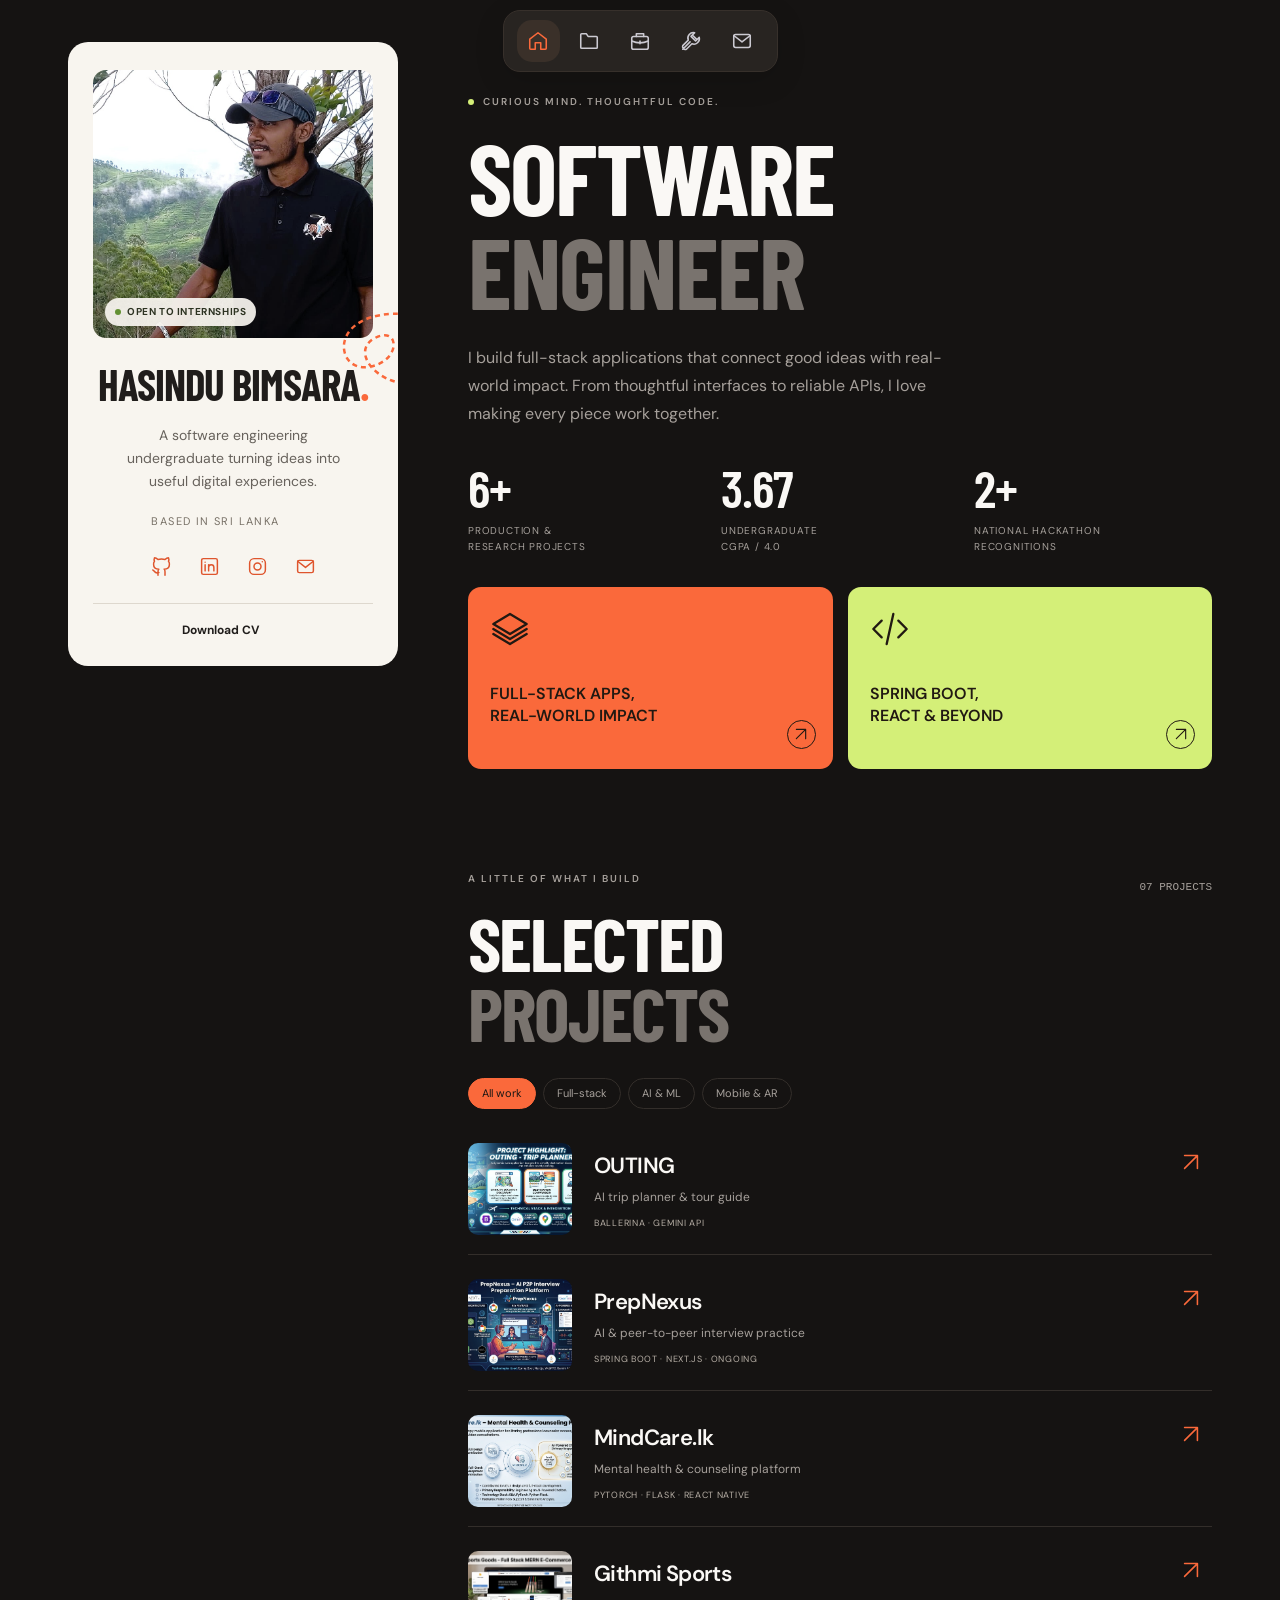
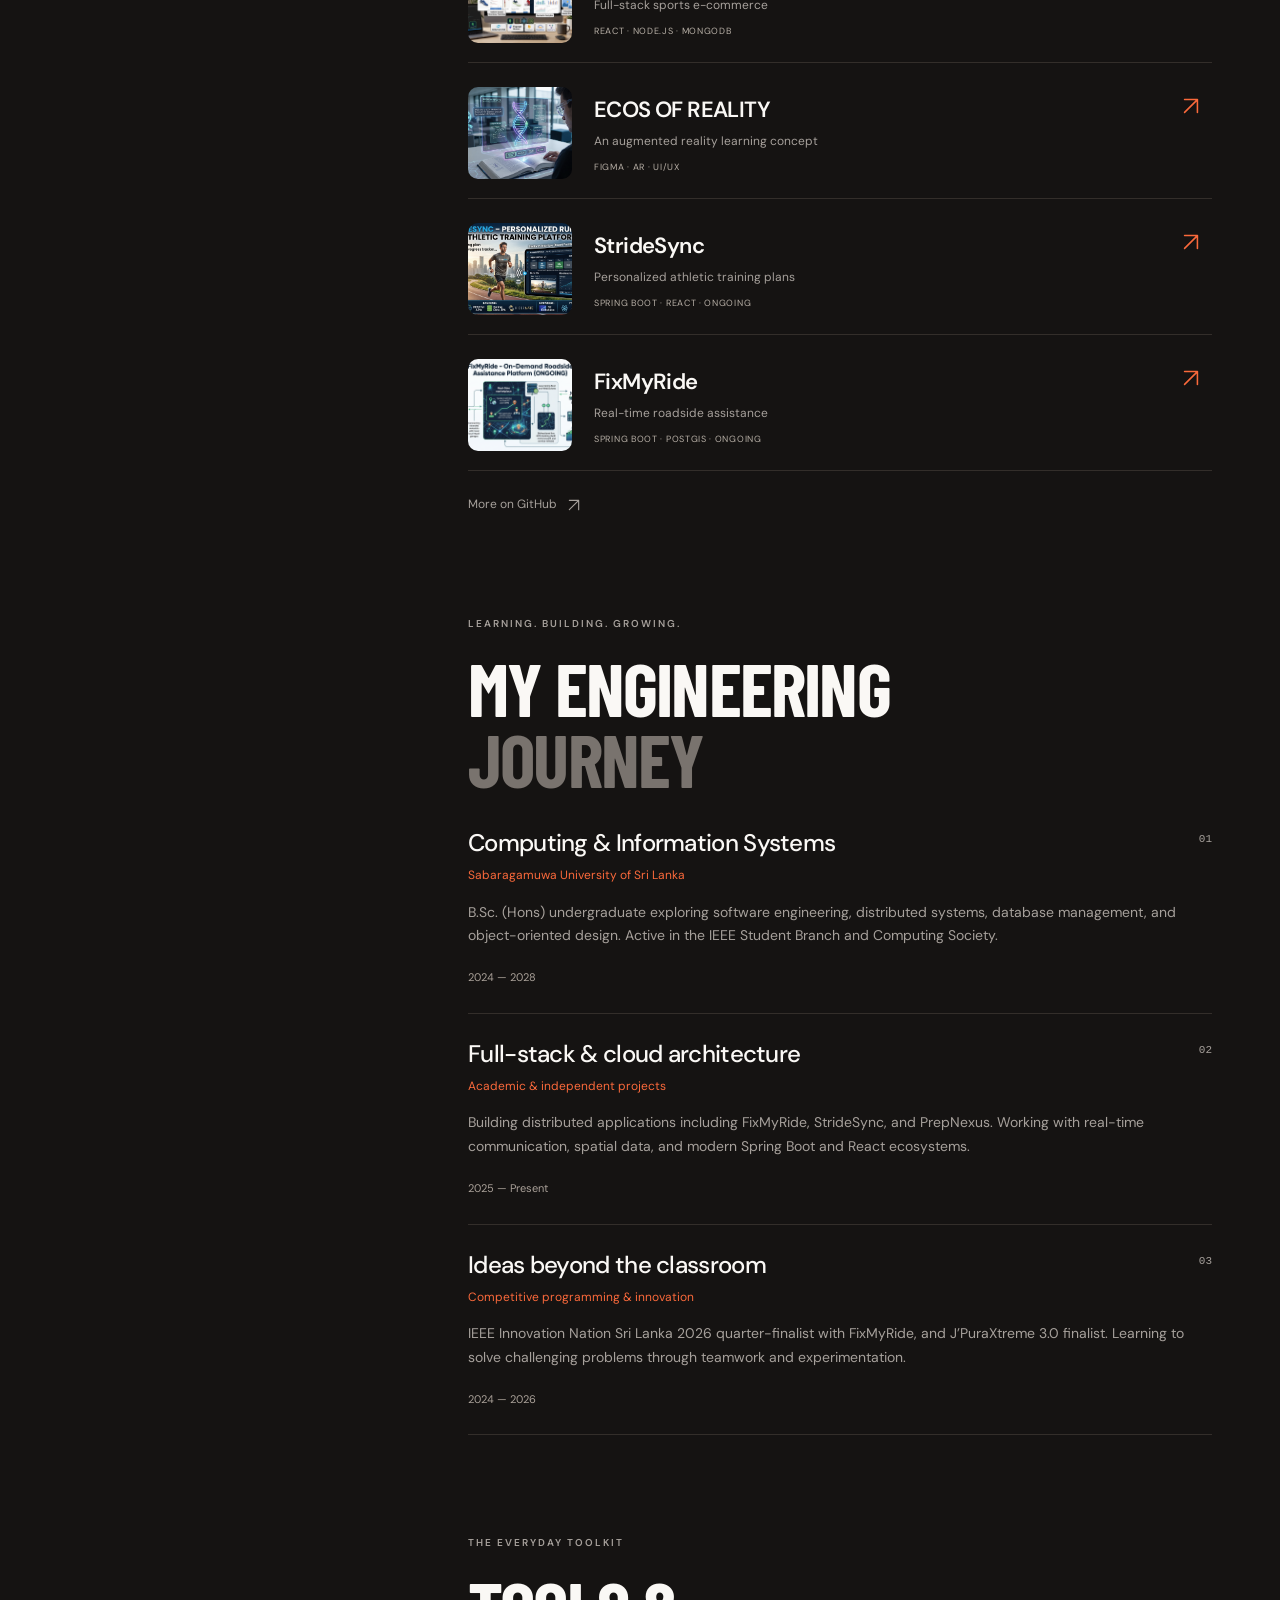
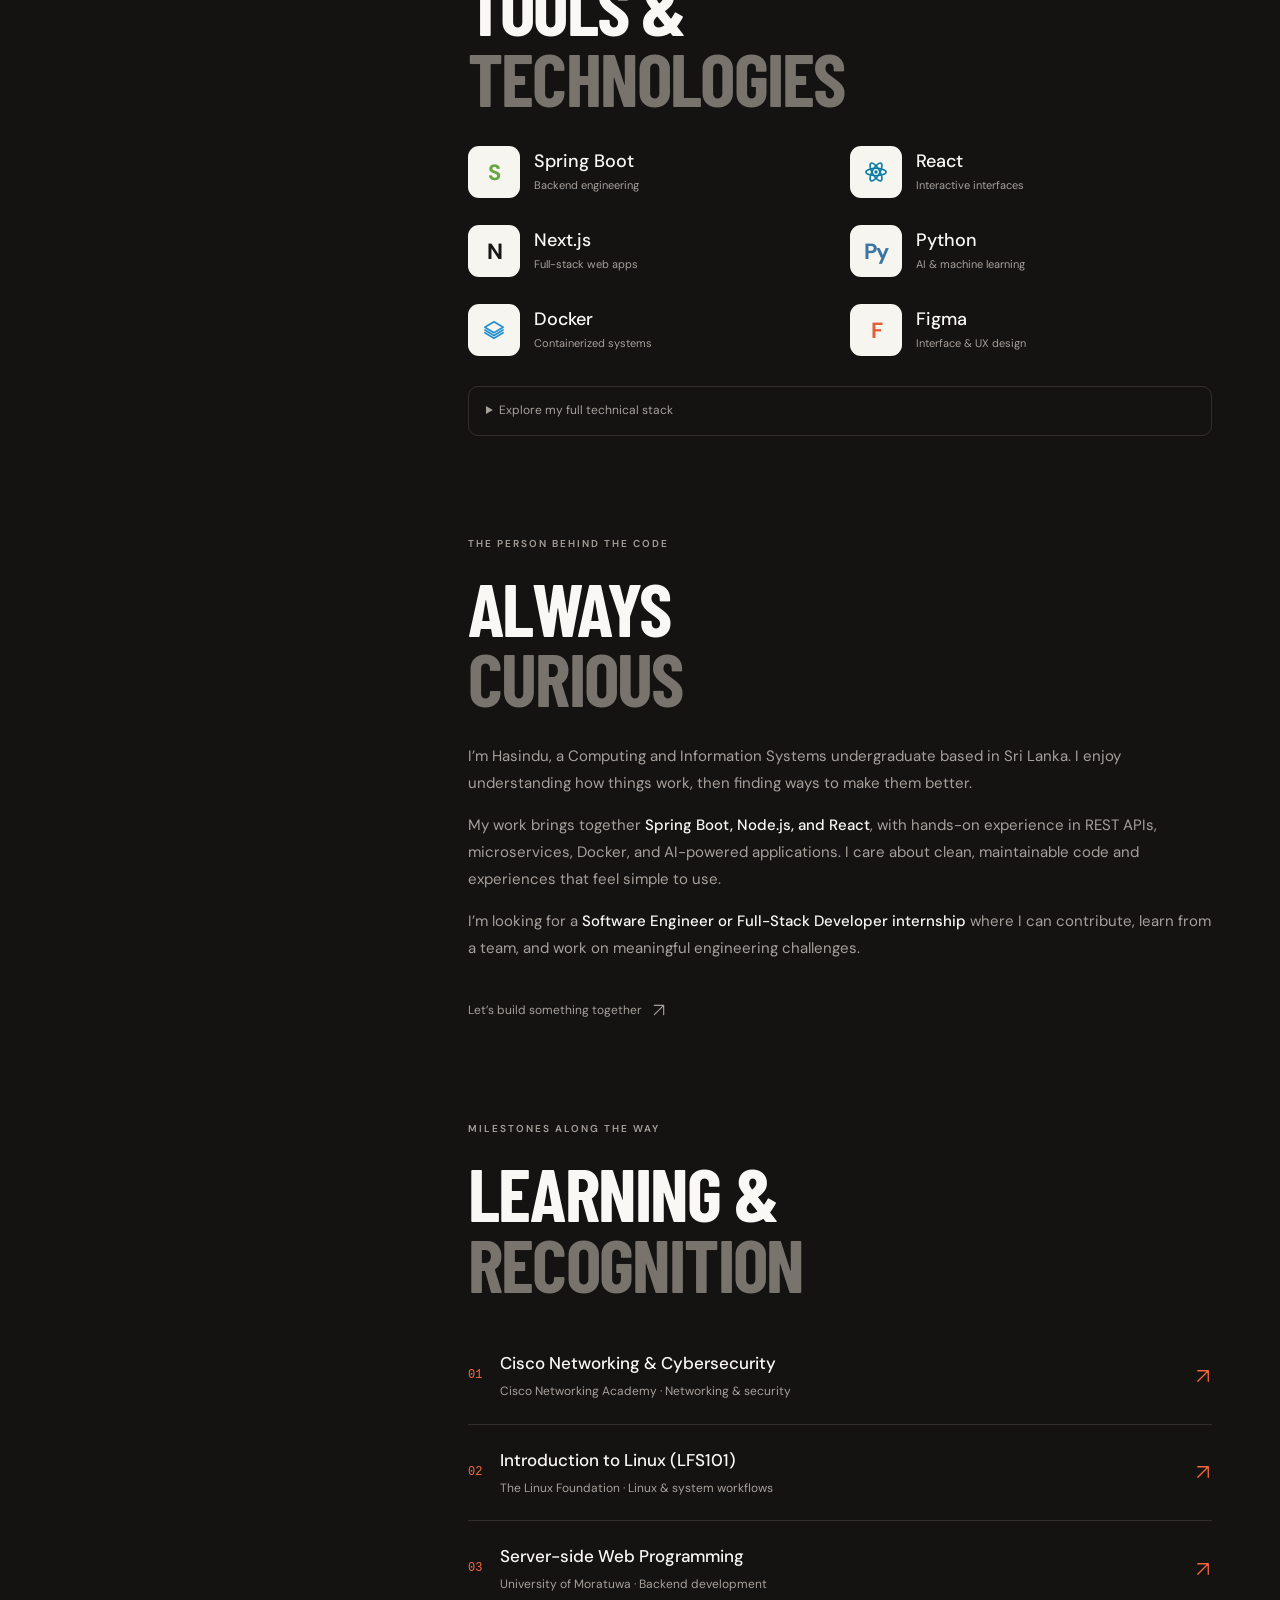
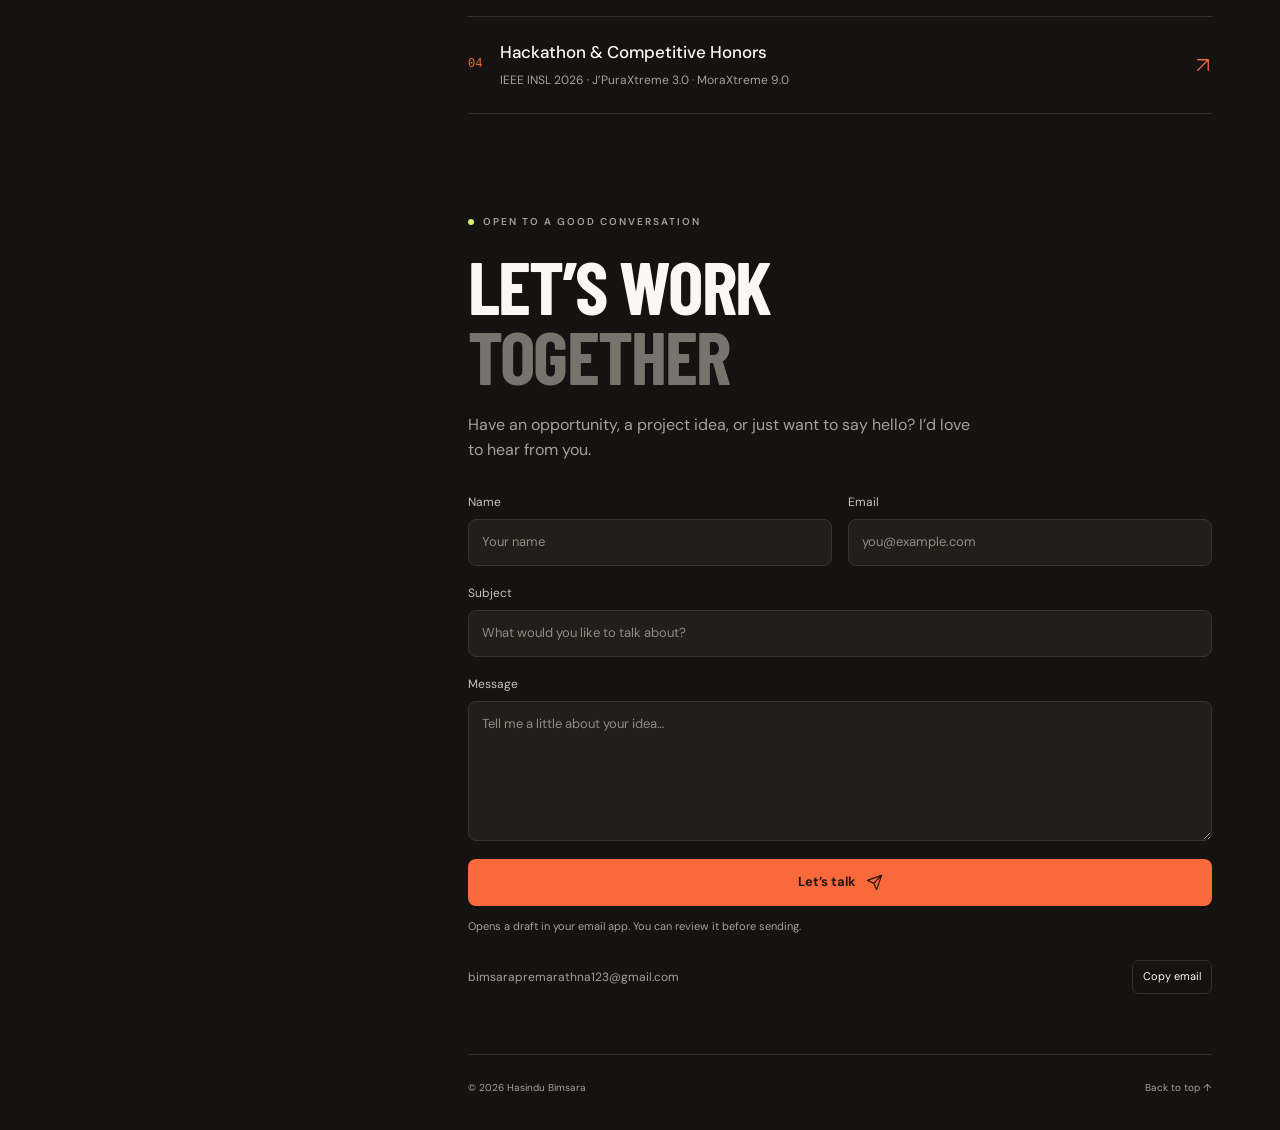
<file: index.html>
<!DOCTYPE html>
<html lang="en">

<head>
  <meta charset="UTF-8" />
  <meta name="viewport" content="width=device-width, initial-scale=1.0" />
  <meta name="description"
    content="Hasindu Bimsara — software engineering undergraduate building full-stack applications, thoughtful interfaces, and AI-powered experiences." />
  <meta name="theme-color" content="#151312" />
  <meta property="og:title" content="Hasindu Bimsara | Software Engineer" />
  <meta property="og:description"
    content="Full-stack development, AI-powered experiences, and a little curiosity. Explore my projects and engineering journey." />
  <meta property="og:type" content="website" />
  <meta property="og:url" content="https://hasindubimsara.github.io/" />
  <meta property="og:image" content="https://hasindubimsara.github.io/Images/about-image.jpg" />
  <link rel="icon" type="image/png" href="Images/logo.png" />
  <link rel="preconnect" href="https://fonts.googleapis.com" />
  <link rel="preconnect" href="https://fonts.gstatic.com" crossorigin />
  <link rel="stylesheet" href="styles.css" />
  <script src="script.js" defer></script>
  <title>Hasindu Bimsara | Software Engineer</title>
</head>

<body>
  <svg class="symbols" xmlns="http://www.w3.org/2000/svg">
    <symbol id="i-home" viewBox="0 0 24 24">
      <path d="m3 10 9-7 9 7v10a1 1 0 0 1-1 1h-5v-7H9v7H4a1 1 0 0 1-1-1Z" />
    </symbol>
    <symbol id="i-folder" viewBox="0 0 24 24">
      <path d="M3 7V5a1 1 0 0 1 1-1h5l2 3h9a1 1 0 0 1 1 1v11a1 1 0 0 1-1 1H4a1 1 0 0 1-1-1Z" />
    </symbol>
    <symbol id="i-briefcase" viewBox="0 0 24 24">
      <rect x="3" y="7" width="18" height="14" rx="2" />
      <path d="M8 7V4h8v3M3 12a22 22 0 0 0 18 0M12 12v3" />
    </symbol>
    <symbol id="i-tools" viewBox="0 0 24 24">
      <path d="m14 6 4 4M3 21l8-8M16 3a6 6 0 0 0-7 8L3 17a3 3 0 0 0 4 4l6-6a6 6 0 0 0 8-7l-4 4-5-5Z" />
    </symbol>
    <symbol id="i-mail" viewBox="0 0 24 24">
      <rect x="3" y="5" width="18" height="14" rx="2" />
      <path d="m3 6 9 7 9-7" />
    </symbol>
    <symbol id="i-arrow" viewBox="0 0 24 24">
      <path d="M5 19 19 5M5 5h14v14" />
    </symbol>
    <symbol id="i-download" viewBox="0 0 24 24">
      <path d="M12 3v12m-5-5 5 5 5-5M4 16v5h16v-5" />
    </symbol>
    <symbol id="i-code" viewBox="0 0 24 24">
      <path d="m7 7-5 5 5 5m10-10 5 5-5 5M14 3l-4 18" />
    </symbol>
    <symbol id="i-layers" viewBox="0 0 24 24">
      <path d="m12 3 10 6-10 6L2 9Zm-10 12 10 6 10-6M2 12l10 6 10-6" />
    </symbol>
    <symbol id="i-github" viewBox="0 0 24 24">
      <path
        d="M9 19c-5 2-5-3-7-3m14 6v-4a4 4 0 0 0-1-3c4 0 6-2 6-5a5 5 0 0 0-1-4 5 5 0 0 0 0-4s-2 0-4 2a14 14 0 0 0-8 0C6 2 4 2 4 2a5 5 0 0 0 0 4 5 5 0 0 0-1 4c0 3 2 5 6 5a4 4 0 0 0-1 3v4" />
    </symbol>
    <symbol id="i-linkedin" viewBox="0 0 24 24">
      <rect x="3" y="3" width="18" height="18" rx="2" />
      <path d="M7 10v7m4 0v-7m0 3c0-4 6-4 6 0v4M7 7h.01" />
    </symbol>
    <symbol id="i-instagram" viewBox="0 0 24 24">
      <rect x="3" y="3" width="18" height="18" rx="5" />
      <circle cx="12" cy="12" r="4" />
      <path d="M17.5 6.5h.01" />
    </symbol>
    <symbol id="i-close" viewBox="0 0 24 24">
      <path d="m6 6 12 12M6 18 18 6" />
    </symbol>
    <symbol id="i-send" viewBox="0 0 24 24">
      <path d="m22 2-7 20-4-9-9-4ZM22 2 11 13" />
    </symbol>
    <symbol id="i-react" viewBox="0 0 24 24">
      <circle cx="12" cy="12" r="1" />
      <ellipse cx="12" cy="12" rx="11" ry="4" />
      <ellipse cx="12" cy="12" rx="11" ry="4" transform="rotate(60 12 12)" />
      <ellipse cx="12" cy="12" rx="11" ry="4" transform="rotate(120 12 12)" />
    </symbol>
  </svg>
  <a class="skip-link" href="#main">Skip to content</a>
  <header class="site-header">
    <nav class="nav-dock" aria-label="Main navigation"><a href="#home" aria-label="Home" aria-current="location"><svg
          class="icon " aria-hidden="true">
          <use href="#i-home"></use>
        </svg><span>Home</span></a><a href="#projects" aria-label="Projects"><svg class="icon " aria-hidden="true">
          <use href="#i-folder"></use>
        </svg><span>Projects</span></a><a href="#experience" aria-label="Journey"><svg class="icon " aria-hidden="true">
          <use href="#i-briefcase"></use>
        </svg><span>Journey</span></a><a href="#skills" aria-label="Tools"><svg class="icon " aria-hidden="true">
          <use href="#i-tools"></use>
        </svg><span>Tools</span></a><a href="#contact" aria-label="Contact"><svg class="icon " aria-hidden="true">
          <use href="#i-mail"></use>
        </svg><span>Contact</span></a></nav>
  </header>
  <div class="page-shell">
    <aside class="profile-card reveal" aria-label="About Hasindu">
      <div class="portrait-wrap"><img class="portrait" src="Images/about-image.jpg"
          alt="Hasindu Bimsara in the Sri Lankan hill country" width="280" height="268" fetchpriority="high" /><span
          class="portrait-tag"><span class="status-dot"></span> OPEN TO INTERNSHIPS</span></div>
      <svg class="profile-doodle" viewBox="0 0 80 90" aria-hidden="true">
        <path d="M75 8C-5 3 2 66 36 61S68 19 43 32 44 78 79 78" />
      </svg>
      <h2>Hasindu Bimsara<span style="color:#fa693b">.</span></h2>
      <p>A software engineering undergraduate turning ideas into useful digital experiences.</p>
      <p class="location">Based in Sri Lanka</p>
      <div class="socials" aria-label="Social links">
        <a href="https://github.com/HasinduBimsara" target="_blank" rel="noopener noreferrer" aria-label="GitHub"><svg
            class="icon " aria-hidden="true">
            <use href="#i-github"></use>
          </svg></a>
        <a href="https://www.linkedin.com/in/hasindubimsara/" target="_blank" rel="noopener noreferrer"
          aria-label="LinkedIn"><svg class="icon " aria-hidden="true">
            <use href="#i-linkedin"></use>
          </svg></a>
        <a href="https://www.instagram.com/bimxara_22._/" target="_blank" rel="noopener noreferrer"
          aria-label="Instagram"><svg class="icon " aria-hidden="true">
            <use href="#i-instagram"></use>
          </svg></a>
        <a href="mailto:bimsarapremarathna123@gmail.com" aria-label="Email Hasindu"><svg class="icon "
            aria-hidden="true">
            <use href="#i-mail"></use>
          </svg></a>
      </div>
      <a class="resume-link" href="https://drive.google.com/uc?export=download&amp;id=1vdANAd1qYYED46vdsptvZv6XiwpUfCDp"
        target="_blank" rel="noopener noreferrer">Download CV <svg class="icon " aria-hidden="true">
          <use href="https://drive.google.com/file/d/1VbE4VaefB3marfLA08Qeb-SdDipQ79Ya/view?usp=sharing"></use>
        </svg></a>
    </aside>
    <main id="main">
      <section id="home" class="reveal" aria-labelledby="hero-title">
        <p class="eyebrow"><span class="status-dot"></span> Curious mind. Thoughtful code.</p>
        <h1 id="hero-title">Software<span>Engineer</span></h1>
        <p class="hero-copy">I build full-stack applications that connect good ideas with real-world impact. From
          thoughtful interfaces to reliable APIs, I love making every piece work together.</p>
        <div class="stats" aria-label="Highlights">
          <div class="stat"><strong>6+</strong><span>Production &amp;<br />research projects</span></div>
          <div class="stat"><strong>3.67</strong><span>Undergraduate<br />CGPA / 4.0</span></div>
          <div class="stat"><strong>2+</strong><span>National hackathon<br />recognitions</span></div>
        </div>
        <div class="service-grid">
          <a class="service-card orange" href="#projects"><svg class="icon service-symbol" aria-hidden="true">
              <use href="#i-layers"></use>
            </svg>
            <h2>Full-stack apps,<br />real-world impact</h2><span class="circle-arrow"><svg class="icon "
                aria-hidden="true">
                <use href="#i-arrow"></use>
              </svg></span>
          </a>
          <a class="service-card lime" href="#skills"><svg class="icon service-symbol" aria-hidden="true">
              <use href="#i-code"></use>
            </svg>
            <h2>Spring Boot,<br />React &amp; beyond</h2><span class="circle-arrow"><svg class="icon "
                aria-hidden="true">
                <use href="#i-arrow"></use>
              </svg></span>
          </a>
        </div>
      </section>
      <section id="projects" aria-labelledby="projects-title">
        <div class="section-topline">
          <p class="eyebrow">A little of what I build</p><span class="section-count" id="project-count"
            aria-live="polite">07 PROJECTS</span>
        </div>
        <h2 id="projects-title" class="section-title">Selected<span>Projects</span></h2>
        <div class="filters" aria-label="Filter projects"><button class="filter" data-filter="all"
            aria-pressed="true">All work</button><button class="filter" data-filter="fullstack"
            aria-pressed="false">Full-stack</button><button class="filter" data-filter="ai" aria-pressed="false">AI
            &amp; ML</button><button class="filter" data-filter="mobile" aria-pressed="false">Mobile &amp; AR</button>
        </div>
        <div class="project-list"><button class="project-row" data-project="0" data-category="fullstack ai web"
            aria-haspopup="dialog" aria-label="View OUTING project details">
            <img src="Images/outing.jpg" alt="OUTING project preview" width="104" height="92" loading="lazy" />
            <span><span class="project-name">OUTING</span><span class="project-description">AI trip planner & tour
                guide</span><span class="project-meta">Ballerina · Gemini API</span></span><svg class="icon "
              aria-hidden="true">
              <use href="#i-arrow"></use>
            </svg></button><button class="project-row" data-project="1" data-category="fullstack ai web"
            aria-haspopup="dialog" aria-label="View PrepNexus project details">
            <img src="Images/prepnexus.jpg" alt="PrepNexus project preview" width="104" height="92" loading="lazy" />
            <span><span class="project-name">PrepNexus</span><span class="project-description">AI & peer-to-peer
                interview practice</span><span class="project-meta">Spring Boot · Next.js · Ongoing</span></span><svg
              class="icon " aria-hidden="true">
              <use href="#i-arrow"></use>
            </svg></button><button class="project-row" data-project="2" data-category="ai mobile" aria-haspopup="dialog"
            aria-label="View MindCare.lk project details">
            <img src="Images/mindcare.jpg" alt="MindCare.lk project preview" width="104" height="92" loading="lazy" />
            <span><span class="project-name">MindCare.lk</span><span class="project-description">Mental health &
                counseling platform</span><span class="project-meta">PyTorch · Flask · React Native</span></span><svg
              class="icon " aria-hidden="true">
              <use href="#i-arrow"></use>
            </svg></button><button class="project-row" data-project="3" data-category="fullstack web"
            aria-haspopup="dialog" aria-label="View Githmi Sports project details">
            <img src="Images/githmi.png" alt="Githmi Sports project preview" width="104" height="92" loading="lazy" />
            <span><span class="project-name">Githmi Sports</span><span class="project-description">Full-stack sports
                e-commerce</span><span class="project-meta">React · Node.js · MongoDB</span></span><svg class="icon "
              aria-hidden="true">
              <use href="#i-arrow"></use>
            </svg></button><button class="project-row" data-project="4" data-category="mobile" aria-haspopup="dialog"
            aria-label="View ECOS OF REALITY project details">
            <img src="Images/ecos-reality.jpg" alt="ECOS OF REALITY project preview" width="104" height="92"
              loading="lazy" />
            <span><span class="project-name">ECOS OF REALITY</span><span class="project-description">An augmented
                reality learning concept</span><span class="project-meta">Figma · AR · UI/UX</span></span><svg
              class="icon " aria-hidden="true">
              <use href="#i-arrow"></use>
            </svg></button><button class="project-row" data-project="5" data-category="fullstack web"
            aria-haspopup="dialog" aria-label="View StrideSync project details">
            <img src="Images/stridesync.jpg" alt="StrideSync project preview" width="104" height="92" loading="lazy" />
            <span><span class="project-name">StrideSync</span><span class="project-description">Personalized athletic
                training plans</span><span class="project-meta">Spring Boot · React · Ongoing</span></span><svg
              class="icon " aria-hidden="true">
              <use href="#i-arrow"></use>
            </svg></button><button class="project-row" data-project="6" data-category="fullstack mobile"
            aria-haspopup="dialog" aria-label="View FixMyRide project details">
            <img src="Images/fixmyride.png" alt="FixMyRide project preview" width="104" height="92" loading="lazy" />
            <span><span class="project-name">FixMyRide</span><span class="project-description">Real-time roadside
                assistance</span><span class="project-meta">Spring Boot · PostGIS · Ongoing</span></span><svg
              class="icon " aria-hidden="true">
              <use href="#i-arrow"></use>
            </svg></button></div>
        <a class="text-link" href="https://github.com/HasinduBimsara" target="_blank" rel="noopener noreferrer">More on
          GitHub <svg class="icon " aria-hidden="true">
            <use href="#i-arrow"></use>
          </svg></a>
      </section>
      <section id="experience" aria-labelledby="experience-title">
        <p class="eyebrow">Learning. Building. Growing.</p>
        <h2 id="experience-title" class="section-title">My engineering<span>Journey</span></h2>
        <article class="journey-item">
          <div class="journey-head">
            <div>
              <h3>Computing &amp; Information Systems</h3>
              <p class="institution">Sabaragamuwa University of Sri Lanka</p>
            </div><span class="journey-number">01</span>
          </div>
          <p>B.Sc. (Hons) undergraduate exploring software engineering, distributed systems, database management, and
            object-oriented design. Active in the IEEE Student Branch and Computing Society.</p><time>2024 — 2028</time>
        </article>
        <article class="journey-item">
          <div class="journey-head">
            <div>
              <h3>Full-stack &amp; cloud architecture</h3>
              <p class="institution">Academic &amp; independent projects</p>
            </div><span class="journey-number">02</span>
          </div>
          <p>Building distributed applications including FixMyRide, StrideSync, and PrepNexus. Working with real-time
            communication, spatial data, and modern Spring Boot and React ecosystems.</p><time>2025 — Present</time>
        </article>
        <article class="journey-item">
          <div class="journey-head">
            <div>
              <h3>Ideas beyond the classroom</h3>
              <p class="institution">Competitive programming &amp; innovation</p>
            </div><span class="journey-number">03</span>
          </div>
          <p>IEEE Innovation Nation Sri Lanka 2026 quarter-finalist with FixMyRide, and J’PuraXtreme 3.0 finalist.
            Learning to solve challenging problems through teamwork and experimentation.</p><time>2024 — 2026</time>
        </article>
      </section>
      <section id="skills" aria-labelledby="skills-title">
        <p class="eyebrow">The everyday toolkit</p>
        <h2 id="skills-title" class="section-title">Tools &amp;<span>Technologies</span></h2>
        <div class="tool-grid">
          <div class="tool"><span class="tool-logo spring" aria-hidden="true">S</span>
            <div>
              <h3>Spring Boot</h3>
              <p>Backend engineering</p>
            </div>
          </div>
          <div class="tool"><span class="tool-logo react" aria-hidden="true"><svg class="icon " aria-hidden="true">
                <use href="#i-react"></use>
              </svg></span>
            <div>
              <h3>React</h3>
              <p>Interactive interfaces</p>
            </div>
          </div>
          <div class="tool"><span class="tool-logo " aria-hidden="true">N</span>
            <div>
              <h3>Next.js</h3>
              <p>Full-stack web apps</p>
            </div>
          </div>
          <div class="tool"><span class="tool-logo python" aria-hidden="true">Py</span>
            <div>
              <h3>Python</h3>
              <p>AI & machine learning</p>
            </div>
          </div>
          <div class="tool"><span class="tool-logo docker" aria-hidden="true"><svg class="icon " aria-hidden="true">
                <use href="#i-layers"></use>
              </svg></span>
            <div>
              <h3>Docker</h3>
              <p>Containerized systems</p>
            </div>
          </div>
          <div class="tool"><span class="tool-logo figma" aria-hidden="true">F</span>
            <div>
              <h3>Figma</h3>
              <p>Interface & UX design</p>
            </div>
          </div>
        </div>
        <details class="stack-details">
          <summary>Explore my full technical stack</summary>
          <div class="stack-tags">
            <span>Java</span><span>JavaScript</span><span>TypeScript</span><span>Python</span><span>C</span><span>C++</span><span>HTML5</span><span>CSS3</span><span>Bash</span><span>React</span><span>Next.js</span><span>Tailwind
              CSS</span><span>Node.js</span><span>Express</span><span>Flask</span><span>Spring
              Boot</span><span>TensorFlow</span><span>PyTorch</span><span>Scikit-learn</span><span>OpenCV</span><span>NumPy</span><span>Ballerina</span><span>Pandas</span><span>MySQL</span><span>PostgreSQL</span><span>MongoDB</span><span>Firebase</span><span>Redis</span><span>Docker</span><span>AWS</span><span>Git</span><span>GitHub</span><span>Linux</span><span>Wireshark</span><span>Nmap</span><span>Vercel</span><span>Jupyter</span><span>Figma</span><span>Postman</span><span>Canva</span><span>Hugging
              Face</span><span>Burp Suite</span>
          </div>
        </details>
      </section>
      <section id="about" aria-labelledby="about-title">
        <p class="eyebrow">The person behind the code</p>
        <h2 id="about-title" class="section-title">Always<span>Curious</span></h2>
        <div class="about-copy">
          <p>I’m Hasindu, a Computing and Information Systems undergraduate based in Sri Lanka. I enjoy understanding
            how things work, then finding ways to make them better.</p>
          <p>My work brings together <strong>Spring Boot, Node.js, and React</strong>, with hands-on experience in REST
            APIs, microservices, Docker, and AI-powered applications. I care about clean, maintainable code and
            experiences that feel simple to use.</p>
          <p>I’m looking for a <strong>Software Engineer or Full-Stack Developer internship</strong> where I can
            contribute, learn from a team, and work on meaningful engineering challenges.</p>
        </div>
        <a class="text-link" href="#contact">Let’s build something together <svg class="icon " aria-hidden="true">
            <use href="#i-arrow"></use>
          </svg></a>
      </section>
      <section id="certifications" aria-labelledby="certifications-title">
        <p class="eyebrow">Milestones along the way</p>
        <h2 id="certifications-title" class="section-title">Learning &amp;<span>Recognition</span></h2>
        <a class="recognition" href="Images/certificate-1.png" target="_blank" rel="noopener"><span>01</span>
          <div>
            <h3>Cisco Networking & Cybersecurity</h3>
            <p>Cisco Networking Academy · Networking & security</p>
          </div><svg class="icon " aria-hidden="true">
            <use href="#i-arrow"></use>
          </svg>
        </a><a class="recognition" href="Images/certificate-2.png" target="_blank" rel="noopener"><span>02</span>
          <div>
            <h3>Introduction to Linux (LFS101)</h3>
            <p>The Linux Foundation · Linux & system workflows</p>
          </div><svg class="icon " aria-hidden="true">
            <use href="#i-arrow"></use>
          </svg>
        </a><a class="recognition" href="Images/certificate-3.png" target="_blank" rel="noopener"><span>03</span>
          <div>
            <h3>Server-side Web Programming</h3>
            <p>University of Moratuwa · Backend development</p>
          </div><svg class="icon " aria-hidden="true">
            <use href="#i-arrow"></use>
          </svg>
        </a><a class="recognition" href="Images/certificate-4.png" target="_blank" rel="noopener"><span>04</span>
          <div>
            <h3>Hackathon & Competitive Honors</h3>
            <p>IEEE INSL 2026 · J’PuraXtreme 3.0 · MoraXtreme 9.0</p>
          </div><svg class="icon " aria-hidden="true">
            <use href="#i-arrow"></use>
          </svg>
        </a>
      </section>
      <section id="contact" aria-labelledby="contact-title">
        <p class="eyebrow"><span class="status-dot"></span> Open to a good conversation</p>
        <h2 id="contact-title" class="section-title">Let’s work<span>Together</span></h2>
        <p class="section-intro">Have an opportunity, a project idea, or just want to say hello? I’d love to hear from
          you.</p>
        <form id="contact-form" class="contact-form">
          <div class="form-row"><label>Name<input name="name" autocomplete="name" placeholder="Your name"
                maxlength="120" required /></label><label>Email<input name="email" type="email" autocomplete="email"
                placeholder="you@example.com" maxlength="254" required /></label></div>
          <label>Subject<input name="subject" placeholder="What would you like to talk about?" maxlength="180"
              required /></label>
          <label>Message<textarea name="message" placeholder="Tell me a little about your idea…" maxlength="4000"
              required></textarea></label>
          <button class="send-button" type="submit">Let’s talk <svg class="icon " aria-hidden="true">
              <use href="#i-send"></use>
            </svg></button>
          <p class="form-note">Opens a draft in your email app. You can review it before sending.</p>
        </form>
        <div class="contact-bottom"><a
            href="mailto:bimsarapremarathna123@gmail.com">bimsarapremarathna123@gmail.com</a><button id="copy-email"
            class="copy-email" type="button">Copy email</button></div>
      </section>
      <footer class="footer"><span>© <span id="year">2026</span> Hasindu Bimsara</span><a href="#home">Back to top ↑</a>
      </footer>
    </main>
  </div>
  <dialog id="project-modal" class="project-modal" aria-labelledby="modal-title">
    <button type="button" class="modal-close" aria-label="Close project details"><svg class="icon " aria-hidden="true">
        <use href="#i-close"></use>
      </svg></button>
    <img id="modal-image" class="modal-image" alt="" />
    <div class="modal-content">
      <h2 id="modal-title"></h2>
      <p id="modal-description"></p>
      <div id="modal-tech" class="modal-tech"></div><a id="modal-link" class="send-button" target="_blank"
        rel="noopener noreferrer"><span id="modal-link-label">View source code</span><svg class="icon "
          aria-hidden="true">
          <use href="#i-arrow"></use>
        </svg></a>
    </div>
  </dialog>
  <div id="toast" class="toast" role="status" aria-live="polite"></div>
  <script type="application/json"
    id="project-data">[{"title": "OUTING - Trip Planner (2024)", "desc": "A dynamic web application designed to simplify destination discovery and enhance travel planning. Key features include Location Discovery based on preferences, Side-by-side Destination Comparison, and Travel Time Estimation. Engineered high-performance backend with Ballerina, automated tour guide generation via Google Gemini API, and real-time mapping using Google Maps API.", "img": "Images/outing.jpg", "link": "https://github.com/thishakyawmh/iwb032-binarybrains", "tech": "Ballerina Backend, Google Gemini API, Google Maps API, HTML5, CSS3, JavaScript ES6"}, {"title": "PrepNexus – AI P2P Interview Preparation Platform (ONGOING)", "desc": "Full-stack platform for AI-driven mock interviews and real-time peer practice using Spring Boot, Next.js, and WebRTC. Building an interactive interview prep system featuring automated CV analysis and voice assessments via Gemini and Whisper APIs, interviewer-mindset decoder modules, and WebRTC-powered peer rooms with synchronized question boards.", "img": "Images/prepnexus.jpg", "link": "https://github.com/HasinduBimsara", "tech": "Spring Boot, Next.js, WebRTC, Gemini API, OpenAI Whisper, WebSockets, Java"}, {"title": "MindCare.lk – Mental Health & Counseling Platform (2026)", "desc": "Digital teletherapy mobile application facilitating professional counselor access, scheduling, and real-time video consultations. Contributed to UI/UX design and full-stack development, taking primary responsibility for engineering an AI-powered chatbot using Small Language Model (SLM), PyTorch, and Python Flask backend to provide preliminary mental health support and sentiment analysis.", "img": "Images/mindcare.jpg", "link": "https://github.com/HasinduBimsara", "tech": "PyTorch, Python Flask, SLM AI, Sentiment Analysis, React Native, UI/UX Design"}, {"title": "Githmi Sports Goods - Full Stack MERN E-Commerce Platform (2025)", "desc": "Engineered a responsive web app using React, Tailwind CSS, Framer Motion, Node.js, Express, and MongoDB; implemented Firebase/JWT authentication, variant-based inventory tracking, Recharts analytics, automated PDF reporting, Cloudinary media storage, and backend security middleware.", "img": "Images/githmi.png", "link": "https://github.com/HasinduBimsara", "tech": "React.js, Tailwind CSS, Framer Motion, Node.js, Express.js, MongoDB, JWT, Recharts, Cloudinary"}, {"title": "ECOS OF REALITY – AR Learning Experience (2025)", "desc": "Futuristic AR-based learning application concept designed to bridge traditional books and immersive 3D understanding. Spearheaded UI/UX design using Figma, focusing on user-centered accessibility, modern interaction patterns, and a cohesive neon-inspired visual system; conceptualized modular interface components for AR Scan, Interactive 3D Models, AI Tutor, Virtual Library, and Hologram Notes.", "img": "Images/ecos-reality.jpg", "link": "https://github.com/HasinduBimsara", "tech": "Figma, UI/UX Design, AR Concepts, 3D Modeling, Prototyping, Accessibility"}, {"title": "StrideSync – Personalized Running Athletic Training Platform (ONGOING)", "desc": "Full-stack training plan generator and progress tracker using Spring Boot, React, H2 Database, and RESTful APIs. Engineered an intelligent planner that generates customized, phase-based workout schedules based on user metrics and event dates. Implemented dynamic onboarding, interactive daily logs with video integration, and progress tracking utilizing React state management and Spring Data JPA/Hibernate.", "img": "Images/stridesync.jpg", "link": "https://github.com/HasinduBimsara", "tech": "Java Spring Boot, React, RESTful APIs, Spring Data JPA, Hibernate, H2 Database"}, {"title": "FixMyRide – On-Demand Roadside Assistance Platform (ONGOING)", "desc": "Location-based cross-platform mobile application and web ecosystem connecting stranded motorists with local repair garages. Built a real-time marketplace featuring spatial matching via PostGIS and OSRM, alongside bidirectional live GPS tracking using Java Spring Boot and WebSockets. Implemented automated distance-based fee calculations and a prepaid wallet system for mechanics to ensure secure, transparent, and immediate emergency vehicle recovery.", "img": "Images/fixmyride.png", "link": "https://github.com/HasinduBimsara", "tech": "Java Spring Boot, WebSockets, PostGIS, OSRM Spatial Engine, Live GPS, React Native, Mobile Ecosystem"}]</script>
</body>

</html>
</file>
<file: styles.css>
@import url('https://fonts.googleapis.com/css2?family=Barlow+Condensed:wght@600;700;800&family=DM+Sans:wght@400;500;600;700&display=swap');

:root {
    color-scheme: dark;
    --bg: #151312;
    --panel: #201d1b;
    --text: #faf8f5;
    --muted: #a6a09b;
    --dim: #79736e;
    --orange: #fa693b;
    --lime: #d4ef78;
    --line: #332e2a
}

* {
    box-sizing: border-box
}

html {
    scroll-behavior: smooth;
    scroll-padding-top: 108px
}

body {
    margin: 0;
    background: var(--bg);
    color: var(--text);
    font-family: 'DM Sans', Arial, sans-serif;
    font-size: 16px;
    line-height: 1.6
}

button,
input,
textarea {
    font: inherit
}

a {
    color: inherit;
    text-decoration: none
}

button,
a,
input,
textarea {
    -webkit-tap-highlight-color: transparent
}

button {
    cursor: pointer
}

button:disabled {
    cursor: wait
}

button:focus-visible,
a:focus-visible,
input:focus-visible,
textarea:focus-visible {
    outline: 2px solid var(--lime);
    outline-offset: 5px
}

button {
    color: inherit
}

img {
    display: block;
    max-width: 100%
}

svg.icon {
    width: 22px;
    height: 22px;
    fill: none;
    stroke: currentColor;
    stroke-width: 1.7;
    stroke-linecap: round;
    stroke-linejoin: round;
    flex: none
}

.symbols {
    display: none
}

.skip-link {
    position: fixed;
    left: 20px;
    top: -80px;
    background: var(--lime);
    color: #151312;
    padding: 10px 20px;
    z-index: 100
}

.skip-link:focus {
    top: 15px
}

::selection {
    background: var(--orange);
    color: #151312
}

.site-header {
    height: 80px;
    display: flex;
    justify-content: center;
    align-items: center
}

.nav-dock {
    display: flex;
    gap: 8px;
    background: #282421;
    border: 1px solid #37302b;
    padding: 9px 13px;
    border-radius: 17px;
    position: fixed;
    top: 10px;
    z-index: 20;
    box-shadow: 0 8px 30px #0002
}

.nav-dock a {
    position: relative;
    width: 43px;
    height: 42px;
    display: grid;
    place-items: center;
    border-radius: 15px;
    color: #cccad2;
    transition: background .2s, color .2s
}

.nav-dock a:hover,
.nav-dock a[aria-current] {
    background: #3a3029;
    color: var(--orange)
}

.nav-dock a span {
    position: absolute;
    top: 54px;
    background: #35302b;
    color: white;
    border-radius: 6px;
    padding: 4px 10px;
    font-size: 12px;
    opacity: 0;
    pointer-events: none;
    transform: translateY(-4px);
    transition: .2s;
    white-space: nowrap
}

.nav-dock a:hover span,
.nav-dock a:focus-visible span {
    opacity: 1;
    transform: none
}

.page-shell {
    max-width: 1200px;
    margin: 12px auto 0;
    padding: 0 28px;
    display: grid;
    grid-template-columns: 330px minmax(0, 1fr);
    gap: 70px;
    align-items: start
}

.profile-card {
    position: sticky;
    top: 110px;
    background: #f8f5ef;
    color: #201d1b;
    border-radius: 20px;
    padding: 28px 25px 25px;
    text-align: center;
    overflow: hidden;
    translate: 0 -68px
}

.portrait-wrap {
    position: relative;
    margin: 0 0 25px
}

.portrait {
    height: 268px;
    width: 100%;
    object-fit: cover;
    object-position: 60% 35%;
    border-radius: 13px;
    filter: saturate(.72)
}

.portrait-tag {
    position: absolute;
    left: 12px;
    bottom: 12px;
    background: #f8f5efed;
    color: #2d3322;
    font-size: 10px;
    font-weight: 700;
    letter-spacing: .6px;
    padding: 6px 10px;
    border-radius: 20px;
    display: flex;
    align-items: center;
    gap: 6px
}

.status-dot {
    width: 6px;
    height: 6px;
    border-radius: 50%;
    background: #639133;
    display: inline-block
}

.profile-card h2 {
    font-family: 'Barlow Condensed', 'Arial Narrow', Arial, sans-serif;
    font-size: 43px;
    line-height: 1;
    margin: 0;
    letter-spacing: -1px;
    text-transform: uppercase;
    font-weight: 700
}

.profile-card p {
    font-size: 14px;
    color: #67625c;
    line-height: 1.65;
    max-width: 245px;
    margin: 18px auto
}

.profile-card .location {
    font-size: 11px;
    letter-spacing: 1.4px;
    text-transform: uppercase;
    color: #777066;
    margin: 19px 0 0
}

.profile-doodle {
    position: absolute;
    right: -14px;
    top: 264px;
    width: 80px;
    height: 90px;
    fill: none;
    stroke: var(--orange);
    stroke-width: 2.5;
    stroke-dasharray: 5 4;
    pointer-events: none
}

.socials {
    display: flex;
    justify-content: center;
    gap: 13px;
    margin: 19px 0
}

.socials a {
    width: 35px;
    height: 35px;
    display: grid;
    place-items: center;
    color: #df552d;
    border-radius: 7px;
    transition: background .2s, transform .2s
}

.socials a:hover {
    background: #f0dfd2;
    transform: translateY(-3px)
}

.socials .icon {
    width: 21px;
    height: 21px
}

.resume-link {
    display: flex;
    align-items: center;
    justify-content: center;
    gap: 9px;
    font-size: 12px;
    font-weight: 700;
    border-top: 1px solid #ded8ce;
    padding-top: 17px
}

.resume-link .icon {
    width: 16px;
    height: 16px
}

main {
    min-width: 0
}

section {
    margin-bottom: 100px
}

.eyebrow {
    font-size: 10px;
    letter-spacing: 2px;
    font-weight: 600;
    color: var(--muted);
    text-transform: uppercase;
    display: flex;
    align-items: center;
    gap: 9px;
    margin: 2px 0 20px
}

.eyebrow .status-dot {
    background: var(--lime)
}

h1,
.section-title {
    font-family: 'Barlow Condensed', 'Arial Narrow', Impact, sans-serif;
    text-transform: uppercase;
    letter-spacing: -1.8px;
    font-weight: 700;
    line-height: .94;
    margin: 0
}

h1 {
    font-size: clamp(68px, 7.8vw, 110px)
}

h1 span,
.section-title span {
    display: block;
    color: var(--dim)
}

.hero-copy {
    max-width: 480px;
    font-size: 16px;
    color: var(--muted);
    margin: 26px 0 30px;
    line-height: 1.75
}

.stats {
    display: grid;
    grid-template-columns: repeat(3, 1fr);
    gap: 15px;
    margin: 31px 0
}

.stat strong {
    font-family: 'Barlow Condensed', 'Arial Narrow', Arial, sans-serif;
    font-size: 52px;
    line-height: 1.1;
    font-weight: 600;
    letter-spacing: -1px
}

.stat span {
    display: block;
    color: var(--muted);
    font-size: 10px;
    line-height: 1.6;
    letter-spacing: .8px;
    text-transform: uppercase;
    margin-top: 7px
}

.service-grid {
    display: grid;
    grid-template-columns: 1fr 1fr;
    gap: 15px;
    margin-top: 32px
}

.service-card {
    border-radius: 13px;
    min-height: 182px;
    padding: 22px;
    color: #211912;
    position: relative;
    overflow: hidden;
    transition: transform .25s
}

.service-card:hover {
    transform: translateY(-5px)
}

.service-card.orange {
    background: var(--orange)
}

.service-card.lime {
    background: var(--lime)
}

.service-card .service-symbol {
    width: 40px;
    height: 40px;
    stroke-width: 1.4;
    margin-bottom: 27px
}

.service-card h2 {
    font-size: 16px;
    line-height: 1.35;
    font-weight: 600;
    margin: 0;
    text-transform: uppercase;
    max-width: 175px
}

.circle-arrow {
    width: 29px;
    height: 29px;
    border: 1px solid currentColor;
    border-radius: 50%;
    display: grid;
    place-items: center;
    position: absolute;
    bottom: 20px;
    right: 17px
}

.circle-arrow .icon {
    width: 16px;
    height: 16px
}

.section-title {
    font-size: 75px;
    margin-bottom: 30px
}

.section-topline {
    display: flex;
    justify-content: space-between;
    align-items: center
}

.section-count {
    color: var(--muted);
    font-size: 11px;
    font-family: monospace
}

.section-intro {
    color: var(--muted);
    margin: -9px 0 28px;
    max-width: 520px
}

.filters {
    display: flex;
    gap: 7px;
    flex-wrap: wrap;
    margin: 0 0 15px
}

.filter {
    border: 1px solid var(--line);
    background: transparent;
    border-radius: 20px;
    padding: 6px 13px;
    font-size: 11px;
    color: var(--muted);
    transition: .2s
}

.filter:hover {
    border-color: var(--orange);
    color: var(--text)
}

.filter[aria-pressed=true] {
    background: var(--orange);
    border-color: var(--orange);
    color: #1b1714
}

.project-list {
    display: grid;
    gap: 5px
}

.project-row {
    border: 0;
    border-bottom: 1px solid var(--line);
    background: transparent;
    text-align: left;
    display: grid;
    grid-template-columns: 104px minmax(0, 1fr) 23px;
    gap: 22px;
    align-items: center;
    padding: 19px 9px 19px 0;
    width: 100%;
    border-radius: 10px 10px 0 0;
    transition: background .2s, padding .2s
}

.project-row:hover {
    background: var(--panel);
    padding-left: 10px
}

.project-row[hidden] {
    display: none
}

.project-row img {
    width: 104px;
    height: 92px;
    object-fit: cover;
    border-radius: 10px;
    transition: filter .3s;
    filter: saturate(.8)
}

.project-row:hover img {
    filter: saturate(1.1)
}

.project-row .project-name {
    display: block;
    font-size: 22px;
    letter-spacing: -.6px;
    font-weight: 600;
    margin: 0 0 5px
}

.project-row .project-description {
    display: block;
    font-size: 12px;
    color: var(--muted);
    margin: 0;
    line-height: 1.6
}

.project-row .project-meta {
    display: block;
    font-size: 9px;
    text-transform: uppercase;
    letter-spacing: .7px;
    margin-top: 9px;
    color: #b7afa6
}

.project-row>.icon {
    color: var(--orange);
    align-self: start;
    margin-top: 8px;
    transition: transform .2s
}

.project-row:hover>.icon {
    transform: translate(3px, -3px)
}

.text-link {
    display: inline-flex;
    align-items: center;
    gap: 9px;
    margin-top: 24px;
    font-size: 12px;
    color: var(--muted)
}

.text-link:hover {
    color: var(--orange)
}

.text-link .icon {
    width: 16px;
    height: 16px
}

.journey-item {
    padding: 24px 0;
    border-bottom: 1px solid var(--line)
}

.journey-item:first-of-type {
    padding-top: 4px
}

.journey-head {
    display: flex;
    justify-content: space-between;
    gap: 20px;
    align-items: start
}

.journey-item h3 {
    font-size: 24px;
    line-height: 1.3;
    letter-spacing: -.7px;
    margin: 0 0 7px;
    font-weight: 500
}

.journey-item .institution {
    font-size: 12px;
    color: var(--orange);
    margin: 0
}

.journey-item p {
    color: var(--muted);
    font-size: 14px;
    line-height: 1.7;
    margin: 15px 0
}

.journey-item time {
    font-size: 11px;
    color: #aaa199
}

.journey-number {
    font-family: monospace;
    font-size: 11px;
    color: var(--muted);
    padding-top: 4px
}

.tool-grid {
    display: grid;
    grid-template-columns: 1fr 1fr;
    gap: 27px 20px;
    margin-top: 34px
}

.tool {
    display: flex;
    align-items: center;
    gap: 14px
}

.tool-logo {
    width: 52px;
    height: 52px;
    display: grid;
    place-items: center;
    flex: none;
    background: #f7f5ef;
    border-radius: 11px;
    color: #191715;
    font-weight: 700;
    font-size: 22px;
    letter-spacing: -1px
}

.tool-logo.spring {
    color: #65a642
}

.tool-logo.react {
    color: #087ca4;
    font-size: 35px
}

.tool-logo.python {
    color: #3976a5
}

.tool-logo.docker {
    color: #228dd1
}

.tool-logo.figma {
    color: #df603a
}

.tool h3 {
    font-size: 18px;
    line-height: 1.3;
    margin: 0 0 3px;
    font-weight: 500
}

.tool p {
    font-size: 11px;
    color: var(--muted);
    margin: 0
}

.stack-details {
    margin-top: 30px;
    border: 1px solid var(--line);
    border-radius: 10px;
    padding: 14px 17px
}

.stack-details summary {
    cursor: pointer;
    font-size: 12px;
    color: var(--muted)
}

.stack-tags {
    display: flex;
    gap: 7px;
    flex-wrap: wrap;
    margin-top: 17px
}

.stack-tags span,
.modal-tech span {
    font-size: 11px;
    background: #2b2724;
    border-radius: 5px;
    padding: 5px 10px;
    color: #c8c0b7
}

.about-copy {
    color: var(--muted);
    font-size: 15px;
    line-height: 1.8
}

.about-copy strong {
    color: var(--text);
    font-weight: 500
}

.recognition {
    display: flex;
    align-items: center;
    gap: 18px;
    padding: 22px 0;
    border-bottom: 1px solid var(--line)
}

.recognition>span {
    font-family: monospace;
    color: var(--orange);
    font-size: 12px
}

.recognition h3 {
    font-weight: 500;
    font-size: 17px;
    margin: 0 0 5px
}

.recognition p {
    font-size: 12px;
    margin: 0;
    color: var(--muted)
}

.recognition>.icon {
    margin-left: auto;
    color: var(--orange);
    width: 18px
}

.recognition:hover h3 {
    color: var(--orange)
}

.contact-form {
    margin-top: 30px
}

.form-row {
    display: grid;
    grid-template-columns: 1fr 1fr;
    gap: 16px
}

.contact-form label {
    display: block;
    font-size: 12px;
    color: #c9c2bb;
    margin-bottom: 18px
}

.contact-form input,
.contact-form textarea {
    display: block;
    width: 100%;
    border: 1px solid #3b342e;
    border-radius: 8px;
    background: #211e1b;
    color: var(--text);
    margin-top: 7px;
    padding: 12px 13px;
    font-size: 13px;
    resize: vertical
}

.contact-form textarea {
    min-height: 140px
}

.contact-form input::placeholder,
.contact-form textarea::placeholder {
    color: #948a80
}

.send-button {
    width: 100%;
    border: 0;
    border-radius: 8px;
    background: var(--orange);
    color: #211710;
    font-size: 13px;
    font-weight: 700;
    padding: 13px;
    display: flex;
    justify-content: center;
    align-items: center;
    gap: 10px;
    transition: background .2s
}

.send-button:hover {
    background: #ff8157
}

.send-button .icon {
    width: 17px;
    height: 17px
}

.form-note {
    font-size: 11px;
    color: var(--muted);
    margin: 12px 0 0
}

.contact-bottom {
    display: flex;
    align-items: center;
    justify-content: space-between;
    gap: 12px;
    flex-wrap: wrap;
    margin-top: 25px
}

.contact-bottom>a {
    font-size: 12px;
    color: var(--muted);
    overflow-wrap: anywhere
}

.copy-email {
    font-size: 11px;
    background: transparent;
    border: 1px solid var(--line);
    border-radius: 7px;
    padding: 7px 10px
}

.copy-email:hover {
    border-color: var(--orange)
}

.footer {
    display: flex;
    justify-content: space-between;
    gap: 15px;
    font-size: 10px;
    color: var(--muted);
    padding: 25px 0 34px;
    border-top: 1px solid var(--line)
}

.footer a:hover {
    color: var(--orange)
}

#contact {
    margin-bottom: 60px
}

.project-modal {
    border: 1px solid #494038;
    border-radius: 18px;
    background: var(--panel);
    color: var(--text);
    width: min(680px, calc(100% - 32px));
    max-height: 85dvh;
    padding: 0;
    overscroll-behavior: contain
}

.project-modal::backdrop {
    background: #000b;
    backdrop-filter: blur(7px)
}

.modal-close {
    position: absolute;
    right: 14px;
    top: 14px;
    width: 38px;
    height: 38px;
    display: grid;
    place-items: center;
    border: 1px solid #ffffff40;
    border-radius: 50%;
    background: #151312e8;
    z-index: 1
}

.modal-image {
    width: 100%;
    max-height: 330px;
    object-fit: contain;
    background: #111
}

.modal-content {
    padding: 26px
}

.modal-content h2 {
    font-size: 26px;
    line-height: 1.3;
    margin: 0 0 15px
}

.modal-content p {
    color: #bfb6ad;
    font-size: 14px;
    line-height: 1.8
}

.modal-tech {
    display: flex;
    gap: 7px;
    flex-wrap: wrap;
    margin: 22px 0
}

.modal-content .send-button {
    width: fit-content;
    padding: 10px 18px
}

.toast {
    position: fixed;
    bottom: 25px;
    left: 50%;
    transform: translateX(-50%);
    background: var(--lime);
    color: #1b2112;
    font-size: 13px;
    border-radius: 9px;
    padding: 12px 20px;
    box-shadow: 0 8px 30px #0004;
    z-index: 50;
    width: max-content;
    max-width: 90%;
    text-align: center
}

.toast:empty {
    display: none
}

.reveal {
    animation: appear .65s ease both
}

@keyframes appear {
    from {
        opacity: 0;
        transform: translateY(16px)
    }

    to {
        opacity: 1;
        transform: none
    }
}

@media(min-width:1500px) {
    .page-shell {
        margin-top: 44px
    }

    .profile-card {
        top: 135px
    }
}

@media(max-width:1050px) {
    .page-shell {
        grid-template-columns: 290px minmax(0, 1fr);
        gap: 40px;
        padding: 0 25px
    }

    .profile-card {
        padding: 23px 21px
    }

    .portrait {
        height: 240px
    }

    .profile-card h2 {
        font-size: 38px
    }

    h1 {
        font-size: 87px
    }

    .section-title {
        font-size: 68px
    }

    .service-card {
        padding: 18px
    }

    .service-card h2 {
        font-size: 14px;
        max-width: 135px
    }

    .tool-grid {
        column-gap: 12px
    }

    .tool {
        gap: 10px
    }

    .tool h3 {
        font-size: 16px
    }

    .tool-logo {
        width: 44px;
        height: 44px
    }
}

@media(max-width:800px) {
    .site-header {
        height: 100px
    }

    .nav-dock {
        top: 19px
    }

    .page-shell {
        grid-template-columns: 1fr;
        max-width: 600px;
        gap: 48px;
        margin-top: 12px;
        padding: 0 24px
    }

    .profile-card {
        position: relative;
        top: auto;
        max-width: 350px;
        width: 100%;
        margin: auto;
        padding: 25px
    }

    .portrait {
        height: 280px
    }

    .profile-card h2 {
        font-size: 43px
    }

    .profile-card p {
        margin: 15px auto
    }

    .profile-doodle {
        top: 274px
    }

    h1 {
        font-size: clamp(78px, 15vw, 110px)
    }

    section {
        margin-bottom: 75px
    }

    .hero-copy {
        font-size: 15px
    }

    .section-title {
        font-size: 70px
    }

    .service-card h2 {
        max-width: 175px;
        font-size: 16px
    }

    .service-card {
        min-height: 180px
    }

    .tool-grid {
        gap: 25px
    }

    .tool-logo {
        width: 50px;
        height: 50px
    }

    .tool h3 {
        font-size: 18px
    }

    .eyebrow {
        margin-top: 0
    }

    .footer {
        padding-bottom: 30px
    }
}

@media(max-width:420px) {
    .page-shell {
        padding: 0 20px
    }

    .nav-dock {
        gap: 4px;
        padding: 7px 10px
    }

    .nav-dock a {
        width: 40px;
        height: 39px
    }

    h1 {
        font-size: 77px
    }

    .section-title {
        font-size: 64px
    }

    .stats {
        gap: 10px
    }

    .stat strong {
        font-size: 46px
    }

    .stat span {
        font-size: 9px
    }

    .service-grid {
        gap: 11px
    }

    .service-card {
        padding: 16px;
        min-height: 177px
    }

    .service-card h2 {
        font-size: 13px;
        max-width: 135px
    }

    .circle-arrow {
        width: 23px;
        height: 23px;
        right: 12px;
        bottom: 14px
    }

    .service-card .service-symbol {
        margin-bottom: 24px
    }

    .project-row {
        grid-template-columns: 80px minmax(0, 1fr) 18px;
        gap: 14px
    }

    .project-row img {
        width: 80px;
        height: 83px
    }

    .project-row .project-name {
        display: block;
        font-size: 19px
    }

    .project-row .project-description {
        display: block;
        font-size: 11px
    }

    .project-row .project-meta {
        display: block;
        font-size: 8px
    }

    .tool-grid {
        gap: 24px 12px
    }

    .tool-logo {
        width: 42px;
        height: 42px;
        font-size: 19px
    }

    .tool h3 {
        font-size: 16px
    }

    .tool p {
        font-size: 10px
    }

    .form-row {
        grid-template-columns: 1fr;
        gap: 0
    }

    .journey-item h3 {
        font-size: 22px
    }

    .footer {
        font-size: 9px
    }

    .modal-content {
        padding: 20px
    }
}

@media(max-width:360px) {
    h1 {
        font-size: 66px
    }

    .section-title {
        font-size: 53px
    }

    .profile-card h2 {
        font-size: 35px
    }

    .eyebrow {
        font-size: 9px;
        letter-spacing: 1.5px
    }

    .tool-grid {
        grid-template-columns: repeat(2, minmax(0, 1fr))
    }

    .tool {
        gap: 8px
    }

    .tool h3 {
        font-size: 14px
    }

    .tool p {
        font-size: 9px
    }
}

@media(prefers-reduced-motion:reduce) {
    html {
        scroll-behavior: auto
    }

    *,
    *::before,
    *::after {
        animation: none !important;
        transition: none !important
    }
}
</file>
